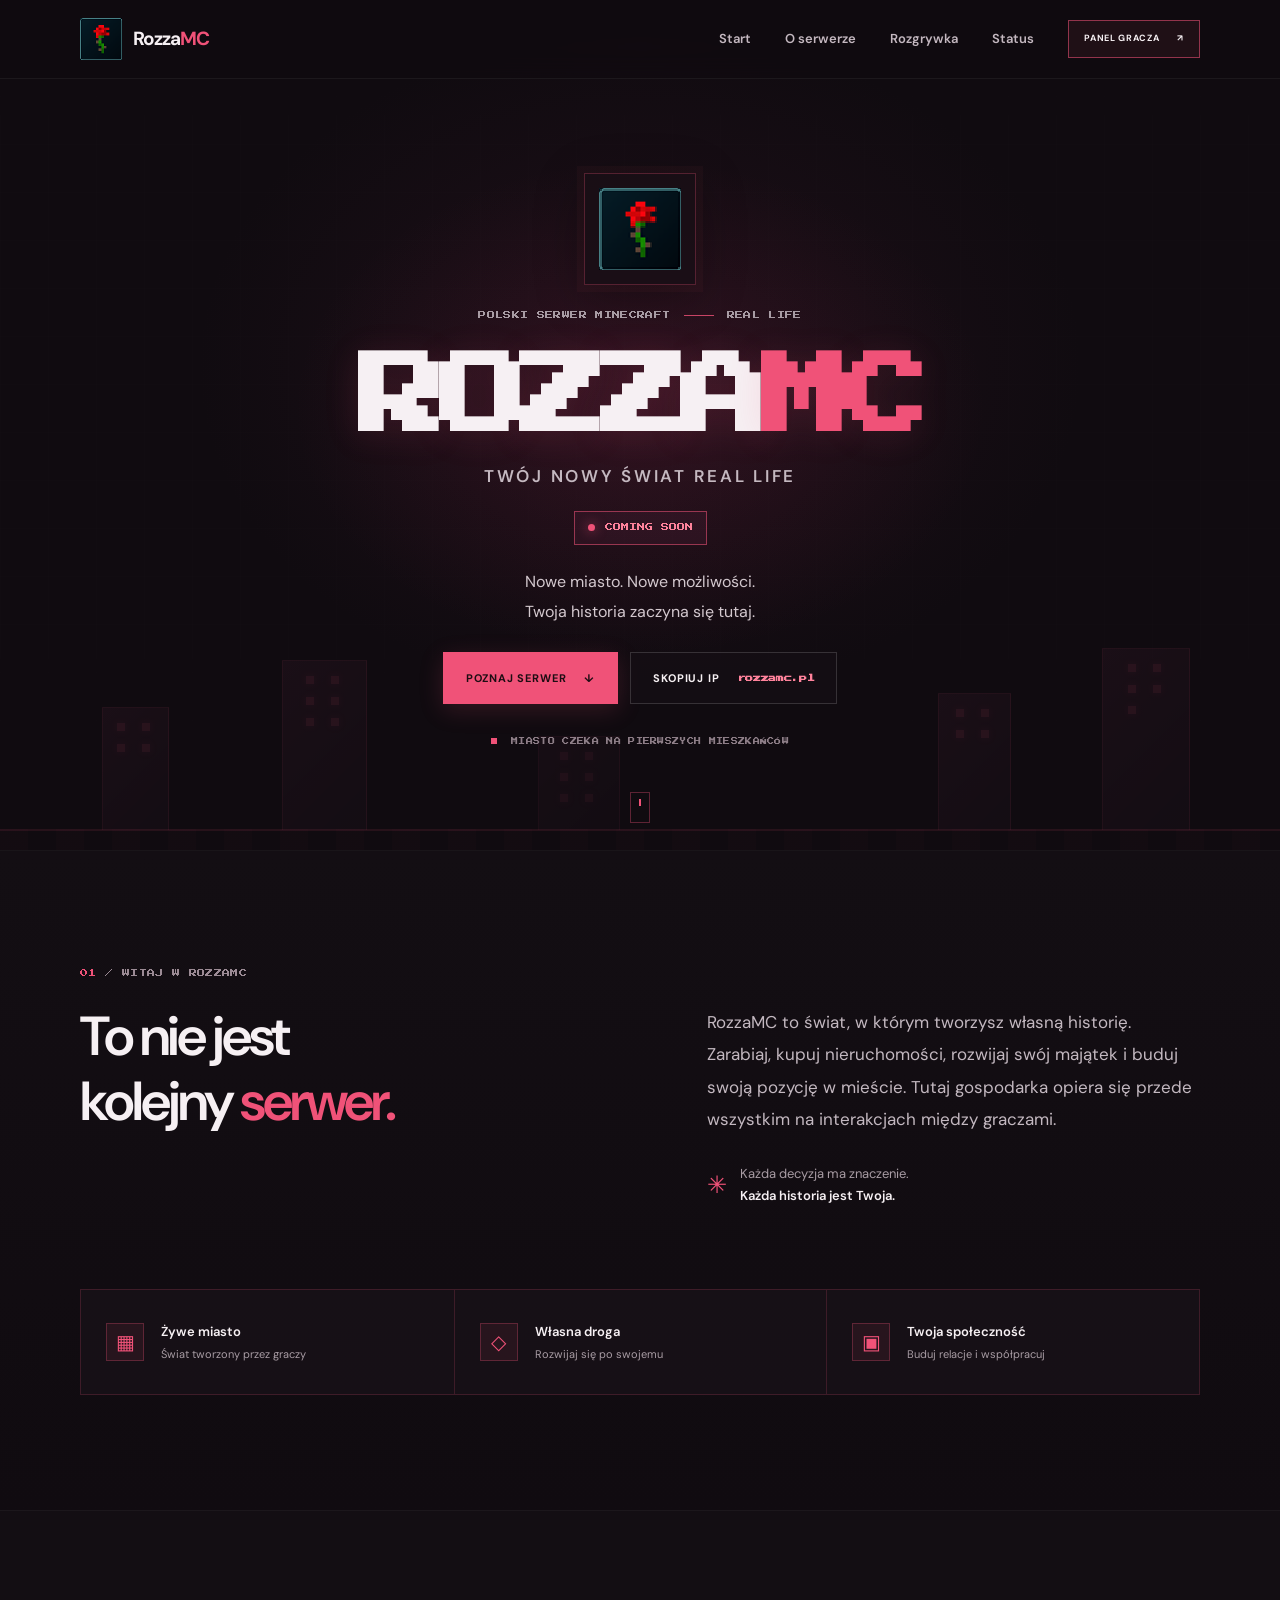
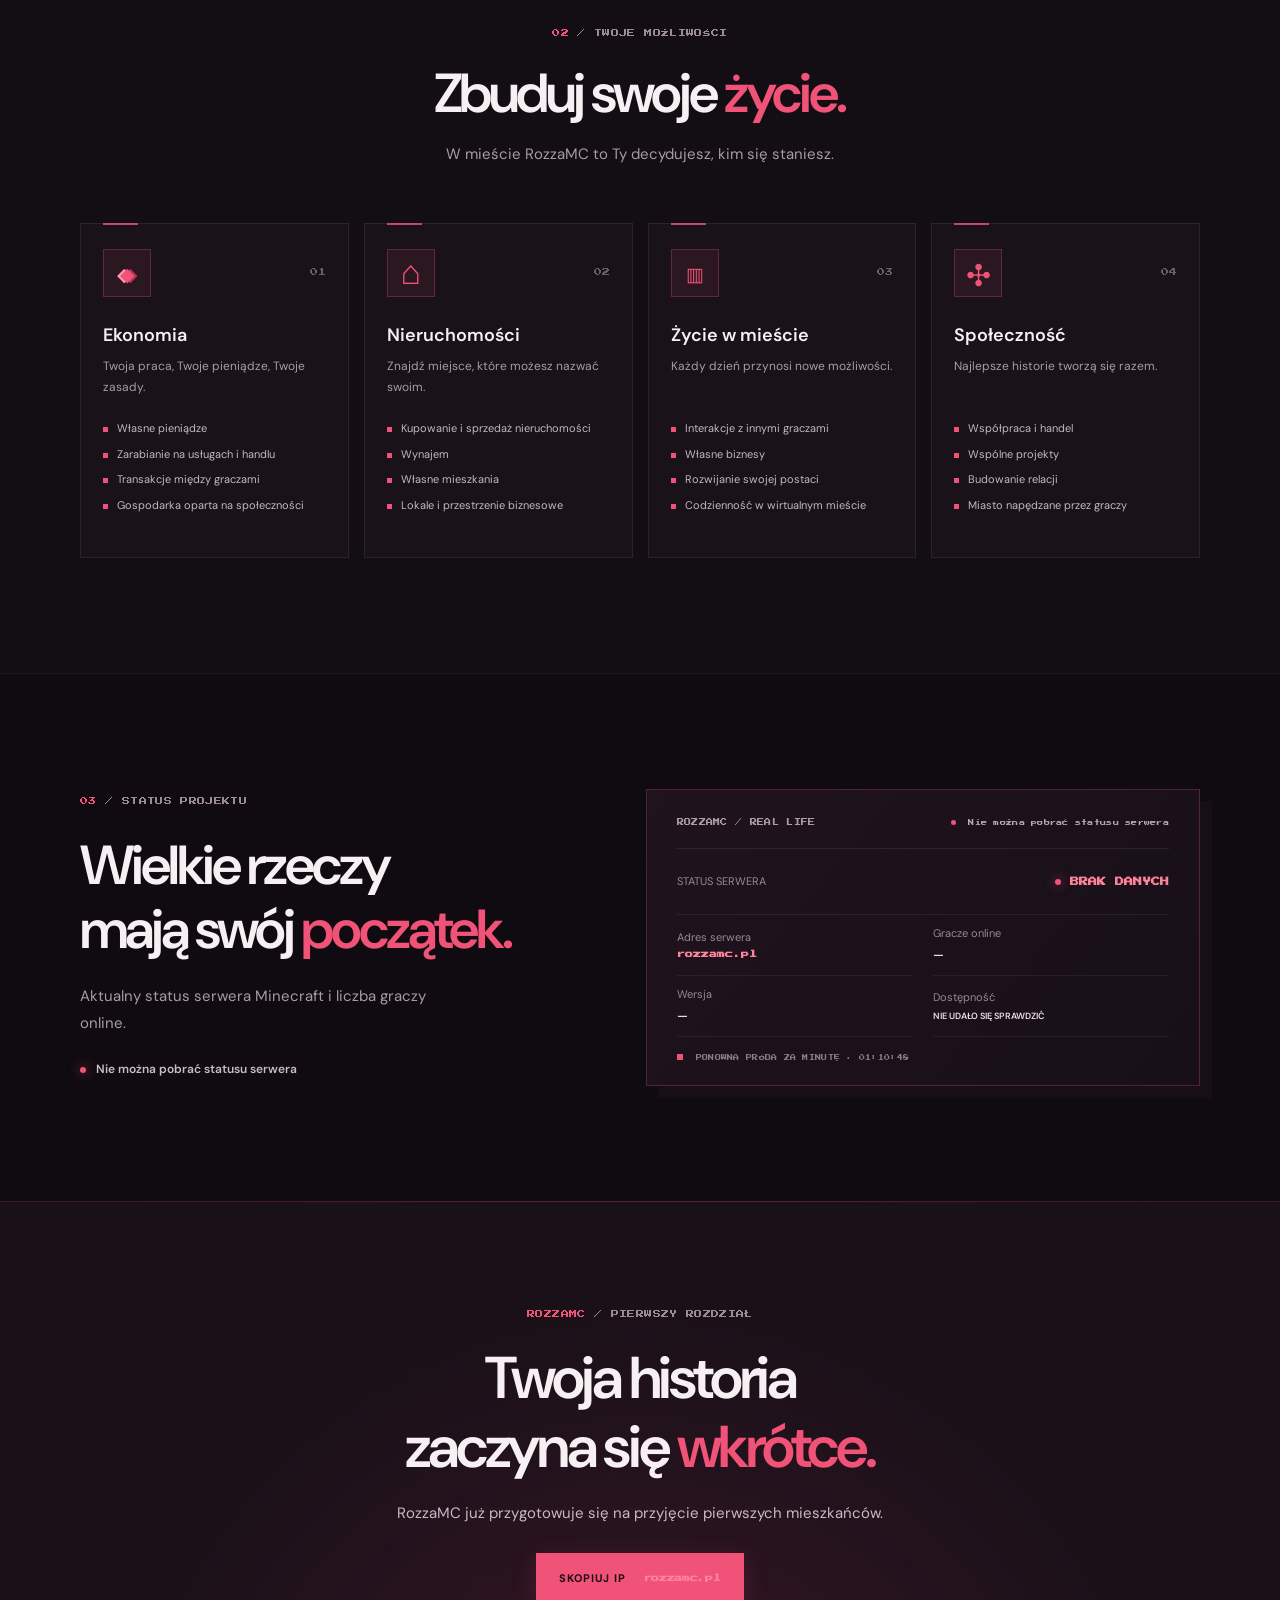
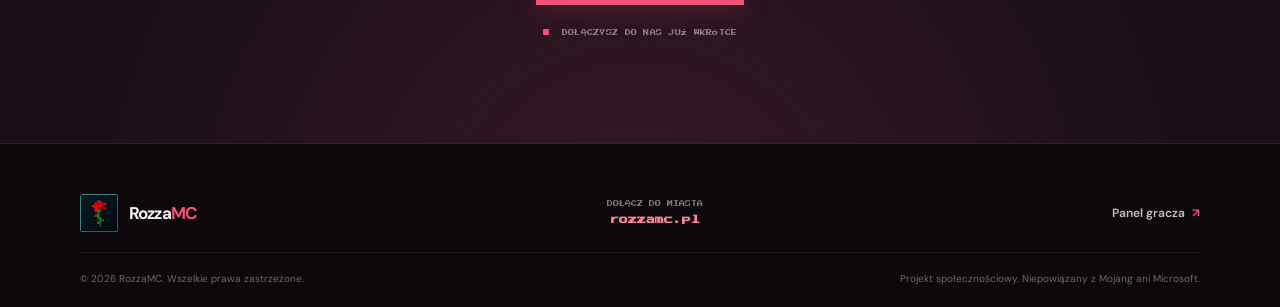
<file: index.html>
<!doctype html>
<html lang="pl">
<head>
  <meta charset="utf-8">
  <meta name="viewport" content="width=device-width, initial-scale=1">
  <meta name="theme-color" content="#100b10">
  <meta name="description" content="RozzaMC — polski serwer Minecraft RealLife. Nowe miasto, nowe możliwości. Dołącz do świata, w którym Twoja historia zaczyna się wkrótce.">
  <meta property="og:type" content="website">
  <meta property="og:title" content="RozzaMC — Twój nowy świat RealLife">
  <meta property="og:description" content="Nowe miasto. Nowe możliwości. Twoja historia zaczyna się tutaj. Już wkrótce na rozzamc.pl.">
  <meta property="og:image" content="https://rozzamc.pl/assets/logo.png">
  <meta property="og:url" content="https://rozzamc.pl/">
  <title>RozzaMC — Twój nowy świat RealLife</title>
  <link rel="icon" type="image/png" href="assets/favicon.png">
  <link rel="preconnect" href="https://fonts.googleapis.com">
  <link rel="preconnect" href="https://fonts.gstatic.com" crossorigin>
  <link href="https://fonts.googleapis.com/css2?family=DM+Sans:wght@400;500;600;700&family=Press+Start+2P&display=swap" rel="stylesheet">
  <link rel="stylesheet" href="css/style.css">
  <script src="js/main.js" defer></script>
</head>
<body>
  <a class="skip-link" href="#main">Przejdź do treści</a>
  <header class="site-header">
    <div class="container nav-wrap">
      <a class="brand" href="#start" aria-label="RozzaMC — strona główna">
        <img src="assets/logo.png" alt="" width="42" height="42">
        <span>Rozza<span class="brand-accent">MC</span></span>
      </a>
      <button class="menu-toggle" type="button" aria-expanded="false" aria-controls="site-nav" aria-label="Otwórz menu">
        <span></span><span></span><span></span>
      </button>
      <nav class="site-nav" id="site-nav" aria-label="Nawigacja główna">
        <a href="#start">Start</a>
        <a href="#about">O serwerze</a>
        <a href="#gameplay">Rozgrywka</a>
        <a href="#status">Status</a>
        <a class="button button-small button-outline nav-panel" href="https://panel.rozzamc.pl">Panel gracza <span aria-hidden="true">↗</span></a>
      </nav>
    </div>
  </header>

  <main id="main">
    <section class="hero section-shell" id="start" aria-labelledby="hero-title">
      <div class="hero-grid" aria-hidden="true"></div>
      <div class="hero-glow" aria-hidden="true"></div>
      <div class="cityscape" aria-hidden="true">
        <div class="city-building building-one"><i></i><i></i><i></i><i></i></div>
        <div class="city-building building-two"><i></i><i></i><i></i><i></i><i></i><i></i></div>
        <div class="city-building building-three"><i></i><i></i><i></i><i></i></div>
        <div class="city-building building-four"><i></i><i></i><i></i><i></i><i></i></div>
        <div class="city-building building-five"><i></i><i></i><i></i><i></i><i></i><i></i></div>
        <div class="city-ground"></div>
      </div>
      <div class="container hero-content">
        <div class="hero-emblem reveal"><img src="assets/logo.png" width="82" height="82" alt="Logo RozzaMC"></div>
        <p class="eyebrow reveal">POLSKI SERWER MINECRAFT <span class="eyebrow-line"></span> REAL LIFE</p>
        <h1 class="hero-title reveal" id="hero-title">ROZZA<span>MC</span></h1>
        <p class="hero-subtitle reveal">Twój nowy świat Real Life</p>
        <div class="pixel-badge reveal"><span class="status-dot"></span> Coming soon</div>
        <p class="hero-copy reveal">Nowe miasto. Nowe możliwości.<br>Twoja historia zaczyna się tutaj.</p>
        <div class="hero-actions reveal">
          <a class="button button-primary" href="#gameplay">Poznaj serwer <span aria-hidden="true">↓</span></a>
          <button class="button button-dark copy-ip" type="button" data-copy-ip="rozzamc.pl">
            <span class="copy-label">Skopiuj IP</span><span class="copy-value">rozzamc.pl</span>
          </button>
        </div>
        <p class="hero-footnote reveal"><span class="tiny-square"></span> MIASTO CZEKA NA PIERWSZYCH MIESZKAŃCÓW</p>
      </div>
      <a class="scroll-cue" href="#about" aria-label="Przewiń do informacji o serwerze"><span></span></a>
    </section>

    <section class="intro section-pad" id="about" aria-labelledby="about-title">
      <div class="container intro-layout">
        <div class="section-heading reveal">
          <p class="section-kicker"><span>01</span> / WITAJ W ROZZAMC</p>
          <h2 id="about-title">To nie jest<br>kolejny <em>serwer.</em></h2>
        </div>
        <div class="intro-copy reveal">
          <p>RozzaMC to świat, w którym tworzysz własną historię. Zarabiaj, kupuj nieruchomości, rozwijaj swój majątek i buduj swoją pozycję w mieście. Tutaj gospodarka opiera się przede wszystkim na interakcjach między graczami.</p>
          <div class="intro-note"><span class="note-mark">✳</span><span>Każda decyzja ma znaczenie.<br><strong>Każda historia jest Twoja.</strong></span></div>
        </div>
      </div>
      <div class="container feature-strip">
        <div class="strip-item reveal"><span class="strip-icon icon-city" aria-hidden="true">▦</span><div><strong>Żywe miasto</strong><small>Świat tworzony przez graczy</small></div></div>
        <div class="strip-item reveal"><span class="strip-icon icon-coins" aria-hidden="true">◇</span><div><strong>Własna droga</strong><small>Rozwijaj się po swojemu</small></div></div>
        <div class="strip-item reveal"><span class="strip-icon icon-people" aria-hidden="true">▣</span><div><strong>Twoja społeczność</strong><small>Buduj relacje i współpracuj</small></div></div>
      </div>
    </section>

    <section class="gameplay section-pad" id="gameplay" aria-labelledby="gameplay-title">
      <div class="container">
        <div class="section-heading section-heading-center reveal">
          <p class="section-kicker"><span>02</span> / TWOJE MOŻLIWOŚCI</p>
          <h2 id="gameplay-title">Zbuduj swoje <em>życie.</em></h2>
          <p class="section-description">W mieście RozzaMC to Ty decydujesz, kim się staniesz.</p>
        </div>
        <div class="game-grid">
          <article class="game-card reveal">
            <div class="card-top"><span class="card-icon" aria-hidden="true"><span class="pixel-coin">◆</span></span><span class="card-index">01</span></div>
            <h3>Ekonomia</h3>
            <p>Twoja praca, Twoje pieniądze, Twoje zasady.</p>
            <ul><li>Własne pieniądze</li><li>Zarabianie na usługach i handlu</li><li>Transakcje między graczami</li><li>Gospodarka oparta na społeczności</li></ul>
          </article>
          <article class="game-card reveal">
            <div class="card-top"><span class="card-icon" aria-hidden="true"><span class="pixel-house">⌂</span></span><span class="card-index">02</span></div>
            <h3>Nieruchomości</h3>
            <p>Znajdź miejsce, które możesz nazwać swoim.</p>
            <ul><li>Kupowanie i sprzedaż nieruchomości</li><li>Wynajem</li><li>Własne mieszkania</li><li>Lokale i przestrzenie biznesowe</li></ul>
          </article>
          <article class="game-card reveal">
            <div class="card-top"><span class="card-icon" aria-hidden="true"><span class="pixel-city">▥</span></span><span class="card-index">03</span></div>
            <h3>Życie w mieście</h3>
            <p>Każdy dzień przynosi nowe możliwości.</p>
            <ul><li>Interakcje z innymi graczami</li><li>Własne biznesy</li><li>Rozwijanie swojej postaci</li><li>Codzienność w wirtualnym mieście</li></ul>
          </article>
          <article class="game-card reveal">
            <div class="card-top"><span class="card-icon" aria-hidden="true"><span class="pixel-community">✣</span></span><span class="card-index">04</span></div>
            <h3>Społeczność</h3>
            <p>Najlepsze historie tworzą się razem.</p>
            <ul><li>Współpraca i handel</li><li>Wspólne projekty</li><li>Budowanie relacji</li><li>Miasto napędzane przez graczy</li></ul>
          </article>
        </div>
      </div>
    </section>

    <section class="status-section section-pad" id="status" aria-labelledby="status-title">
      <div class="container status-layout">
        <div class="status-intro reveal">
          <p class="section-kicker"><span>03</span> / STATUS PROJEKTU</p>
          <h2 id="status-title">Wielkie rzeczy<br>mają swój <em>początek.</em></h2>
          <p>Aktualny status serwera Minecraft i liczba graczy online.</p>
          <div class="status-live"><span class="status-dot"></span> <span data-status-field="headline">Sprawdzam status serwera…</span></div>
        </div>
        <div class="status-panel reveal" aria-label="Informacje o serwerze">
          <div class="status-panel-head"><span class="panel-label">ROZZAMC / REAL LIFE</span><span class="panel-pulse"><i></i> <span data-status-field="headline">SPRAWDZANIE</span></span></div>
          <div class="server-status"><span>STATUS SERWERA</span><strong><i class="status-dot"></i> <span data-status-field="state">SPRAWDZANIE</span></strong></div>
          <div class="status-details">
            <div><span>Adres serwera</span><strong class="status-ip" data-status-field="address">rozzamc.pl</strong></div>
            <div><span>Gracze online</span><strong data-status-field="players">—</strong></div>
            <div><span>Wersja</span><strong data-status-field="version">—</strong></div>
            <div><span>Dostępność</span><strong class="availability" data-status-field="availability">ŁĄCZENIE…</strong></div>
          </div>
          <div class="status-panel-foot"><span class="tiny-square"></span> <span data-status-field="updated">AKTUALIZACJA CO MINUTĘ</span></div>
        </div>
      </div>
    </section>

    <section class="cta-section">
      <div class="cta-pattern" aria-hidden="true"></div>
      <div class="container cta-content reveal">
        <p class="section-kicker"><span>ROZZAMC</span> / PIERWSZY ROZDZIAŁ</p>
        <h2>Twoja historia<br>zaczyna się <em>wkrótce.</em></h2>
        <p>RozzaMC już przygotowuje się na przyjęcie pierwszych mieszkańców.</p>
        <button class="button button-primary copy-ip" type="button" data-copy-ip="rozzamc.pl">
          <span class="copy-label">Skopiuj IP</span><span class="copy-value">rozzamc.pl</span>
        </button>
        <div class="cta-ip"><span class="tiny-square"></span> DOŁĄCZYSZ DO NAS JUŻ WKRÓTCE</div>
      </div>
    </section>
  </main>

  <footer class="site-footer">
    <div class="container footer-main">
      <a class="brand footer-brand" href="#start" aria-label="RozzaMC — początek strony">
        <img src="assets/logo.png" alt="" width="38" height="38">
        <span>Rozza<span class="brand-accent">MC</span></span>
      </a>
      <div class="footer-server"><span>DOŁĄCZ DO MIASTA</span><strong>rozzamc.pl</strong></div>
      <a class="footer-panel" href="https://panel.rozzamc.pl">Panel gracza <span aria-hidden="true">↗</span></a>
    </div>
    <div class="container footer-bottom">
      <p>© 2026 RozzaMC. Wszelkie prawa zastrzeżone.</p>
      <p>Projekt społecznościowy. Niepowiązany z Mojang ani Microsoft.</p>
    </div>
  </footer>

  <div class="toast" role="status" aria-live="polite" aria-atomic="true"></div>
</body>
</html>
</file>
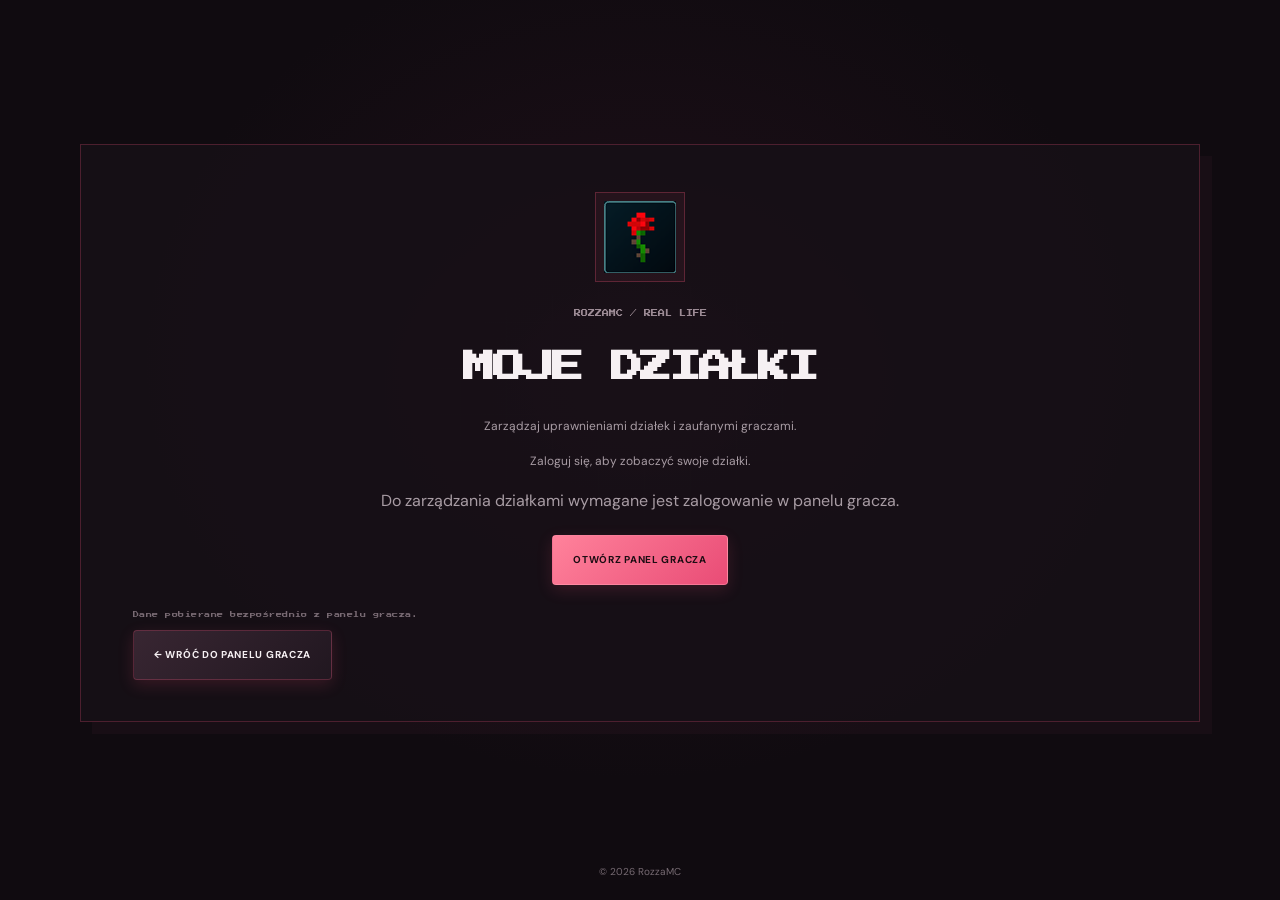
<file: dzialki/index.html>
<!doctype html>
<html lang="pl">
<head>
  <meta charset="utf-8">
  <meta name="viewport" content="width=device-width, initial-scale=1">
  <meta name="theme-color" content="#100b10">
  <title>Moje działki — RozzaMC</title>
  <link rel="icon" type="image/png" href="../assets/favicon.png">
  <link rel="preconnect" href="https://fonts.googleapis.com">
  <link rel="preconnect" href="https://fonts.gstatic.com" crossorigin>
  <link href="https://fonts.googleapis.com/css2?family=DM+Sans:wght@400;500;600;700&family=Press+Start+2P&display=swap" rel="stylesheet">
  <link rel="stylesheet" href="../css/panel.css">
  <script src="dzialki.js" defer></script>
</head>
<body>
  <main class="panel-page">
    <div class="panel-grid" aria-hidden="true"></div><div class="panel-glow" aria-hidden="true"></div>
    <section class="panel-card plots-page" aria-labelledby="plots-title">
      <a class="panel-brand" href="https://rozzamc.pl" aria-label="RozzaMC — strona główna"><img src="../assets/logo.png" alt="Logo RozzaMC" width="72" height="72"></a>
      <p class="panel-kicker">ROZZAMC / REAL LIFE</p>
      <h1 id="plots-title">Moje działki</h1>
      <p class="section-copy">Zarządzaj uprawnieniami działek i zaufanymi graczami.</p>
      <p id="plots-message" class="section-state" role="status" aria-live="polite">Ładowanie działek…</p>
      <div id="plots-auth" class="plot-auth" hidden>
        <p>Do zarządzania działkami wymagane jest zalogowanie w panelu gracza.</p>
        <a class="back-button" href="../panel/">Otwórz panel gracza</a>
      </div>
      <section aria-labelledby="owned-plots-heading">
        <h2 id="owned-plots-heading">Twoje działki</h2>
        <ul id="plots-list" class="data-list plots-list" aria-live="polite"></ul>
        <p id="plots-empty" class="empty-row" hidden>Nie masz jeszcze żadnych działek.</p>
      </section>
      <section class="plot-requests-section" aria-labelledby="plot-pending-heading">
        <h2 id="plot-pending-heading">Działki oczekujące</h2>
        <ul id="plot-pending" class="data-list plots-list" aria-live="polite"></ul>
        <p id="pending-empty" class="empty-row" hidden>Nie masz działek oczekujących na zatwierdzenie.</p>
      </section>
      <section class="plot-requests-section" aria-labelledby="plot-requests-heading">
        <h2 id="plot-requests-heading">Historia wniosków</h2>
        <ul id="plot-requests" class="data-list plots-list" aria-live="polite"></ul>
        <p id="requests-empty" class="empty-row" hidden>Nie masz historii wniosków o działkę.</p>
      </section>
      <p class="panel-domain">Dane pobierane bezpośrednio z panelu gracza.</p>
      <a class="back-button secondary" href="../panel/">← Wróć do panelu gracza</a>
    </section>
    <footer class="panel-footer">© 2026 RozzaMC</footer>
  </main>
</body>
</html>
</file>
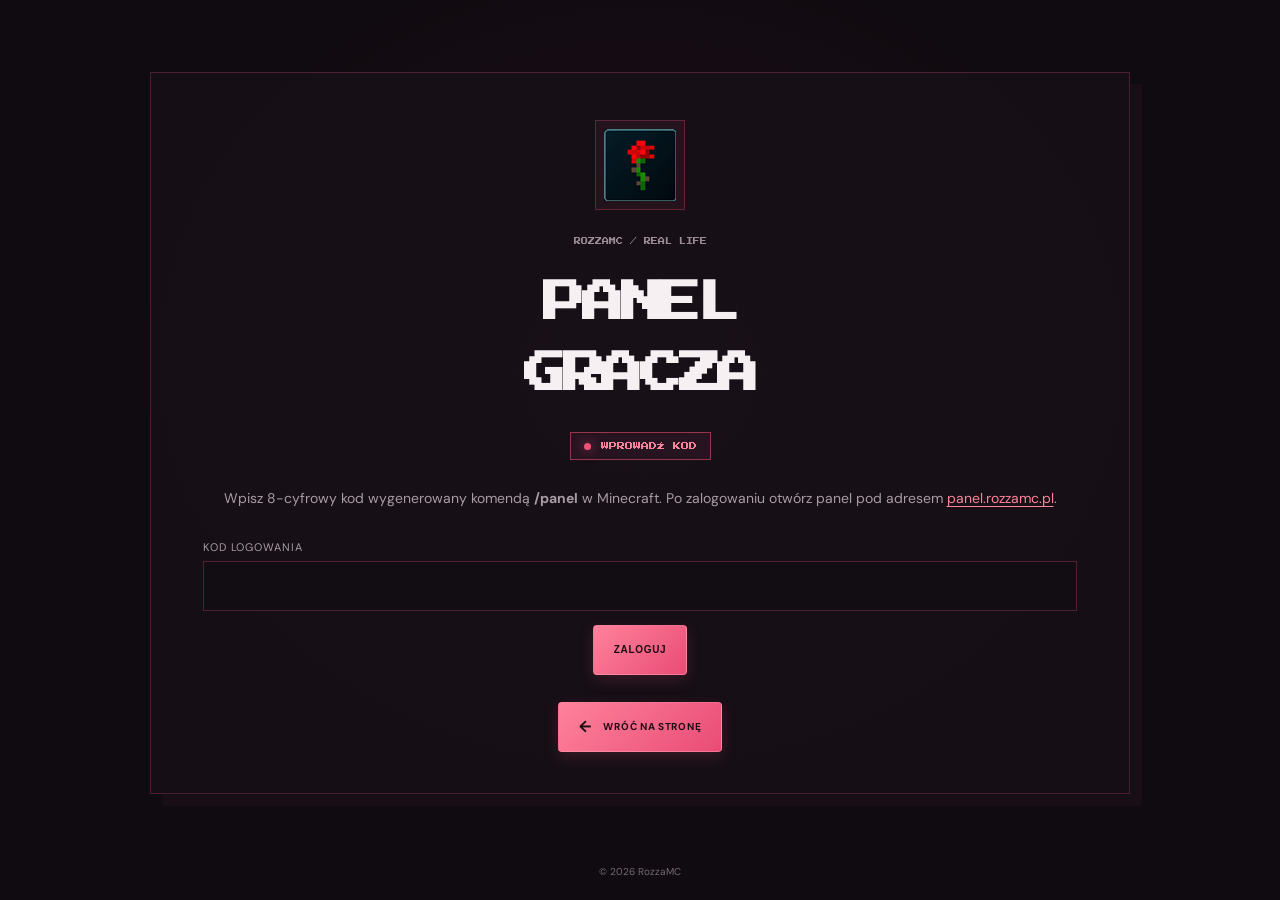
<file: panel/index.html>
<!doctype html>
<html lang="pl">
<head>
  <meta charset="utf-8"><meta name="viewport" content="width=device-width, initial-scale=1">
  <meta name="theme-color" content="#100b10"><title>Panel gracza — RozzaMC</title>
  <link rel="icon" type="image/png" href="../assets/favicon.png">
  <link rel="preconnect" href="https://fonts.googleapis.com"><link rel="preconnect" href="https://fonts.gstatic.com" crossorigin>
  <link href="https://fonts.googleapis.com/css2?family=DM+Sans:wght@400;500;600;700&family=Press+Start+2P&display=swap" rel="stylesheet">
  <link rel="stylesheet" href="../css/panel.css"><script src="panel.js" defer></script><script src="../dzialki/dzialki.js" defer></script>
</head>
<body>
  <main class="panel-page"><div class="panel-grid" aria-hidden="true"></div><div class="panel-glow" aria-hidden="true"></div>
    <section class="panel-card" aria-labelledby="panel-title">
      <a class="panel-brand" href="https://rozzamc.pl" aria-label="RozzaMC — strona główna"><img src="../assets/logo.png" alt="Logo RozzaMC" width="72" height="72"></a>
      <p class="panel-kicker">ROZZAMC / REAL LIFE</p><h1 id="panel-title">Panel<br>gracza</h1>
      <div id="login-view">
        <div class="pixel-badge"><span class="status-dot"></span> Wprowadź kod</div>
        <p class="panel-copy">Wpisz 8-cyfrowy kod wygenerowany komendą <strong>/panel</strong> w Minecraft. Po zalogowaniu otwórz panel pod adresem <a class="inline-link" href="https://panel.rozzamc.pl">panel.rozzamc.pl</a>.</p>
        <form id="login-form"><label for="code">Kod logowania</label><input id="code" name="code" inputmode="numeric" pattern="[0-9]{8}" maxlength="8" required autocomplete="one-time-code"><button class="back-button" type="submit">Zaloguj</button></form>
      </div>
      <div id="app-view" hidden>
        <nav class="panel-tabs" aria-label="Sekcje panelu">
          <button class="tab-button active" type="button" data-tab="account" aria-selected="true">Konto</button>
          <button class="tab-button" type="button" data-tab="loans" aria-selected="false">Pożyczki</button>
          <button class="tab-button" type="button" data-tab="companies" aria-selected="false">Firmy</button>
          <button class="tab-button" type="button" data-tab="shop" aria-selected="false">Sklep</button>
          <button class="tab-button" type="button" data-tab="plots" aria-selected="false">Działki</button>
        </nav>
        <section class="tab-panel active" id="account-panel" data-panel="account">
          <p class="panel-copy">Saldo konta osobistego</p><strong id="balance">— zł</strong>
          <form id="transfer-form"><label for="nickname">Nick odbiorcy</label><input id="nickname" minlength="3" maxlength="16" pattern="[A-Za-z0-9_]{3,16}" required><label for="amount">Kwota</label><input id="amount" type="number" min="0.01" step="0.01" inputmode="decimal" required><button class="back-button" type="submit">Przelew</button></form>
          <section class="account-history" aria-labelledby="history-title">
            <h2 id="history-title">Ostatnie transakcje</h2>
            <p id="history-empty">Brak transakcji.</p>
            <ul id="transactions" aria-live="polite"></ul>
          </section>
        </section>
        <section class="tab-panel" id="loans-panel" data-panel="loans" hidden>
          <h2>Pożyczki</h2>
          <p class="section-copy" id="loan-summary">Ładowanie danych pożyczek…</p>
          <form id="loan-form">
            <label for="loan-amount">Kwota pożyczki</label><input id="loan-amount" type="number" min="0.01" step="0.01" inputmode="decimal" required>
            <label for="loan-installments">Liczba rat</label><input id="loan-installments" type="number" min="1" step="1" value="1" required>
            <p class="hint">Do kwoty pożyczki doliczane jest 10% odsetek. Odsetki są opłatą i nie trafiają na żadne konto.</p>
            <button class="back-button" type="submit">Weź pożyczkę</button>
          </form>
          <p class="section-state" id="loans-state" role="status">Ładowanie…</p>
          <ul class="data-list" id="loans-list" aria-live="polite"></ul>
        </section>
        <section class="tab-panel" id="companies-panel" data-panel="companies" hidden>
          <h2>Firmy</h2>
          <p class="section-copy">Założenie firmy kosztuje 5 000 zł. Wynagrodzenia pracowników są wypłacane z salda firmy.</p>
          <form id="company-form">
            <label for="company-name">Nazwa firmy</label><input id="company-name" maxlength="32" required>
            <label for="company-category">Branża</label>
            <select id="company-category" required>
              <option value="Handel">Handel</option><option value="Gastronomia">Gastronomia</option><option value="Usługi">Usługi</option><option value="Transport">Transport</option><option value="Rozrywka">Rozrywka</option><option value="Budownictwo">Budownictwo</option><option value="Inne">Inne</option>
            </select>
            <div id="custom-category-wrap" hidden><label for="custom-category">Własna branża</label><input id="custom-category" maxlength="32"></div>
            <button class="back-button" type="submit">Załóż firmę · 5 000 zł</button>
          </form>
          <div class="company-columns">
            <section><h3>Moje firmy</h3><p class="section-state" id="companies-state" role="status">Ładowanie…</p><ul class="data-list" id="owned-companies" aria-live="polite"></ul></section>
            <section><h3>Zatrudnienie</h3><ul class="data-list" id="employment-list" aria-live="polite"></ul></section>
          </div>
          <section class="company-invitations"><h3>Zaproszenia</h3><p class="section-state" id="invitations-state"></p><ul class="data-list" id="invitations-list" aria-live="polite"></ul></section>
          <section><h3>Firmy na rynku</h3><ul class="data-list" id="companies-list" aria-live="polite"></ul></section>
        </section>
        <section class="tab-panel" id="shop-panel" data-panel="shop" hidden>
          <h2>Sklep</h2>
          <p class="section-copy" id="shop-summary">Ceny zawierają VAT — podana cena to kwota końcowa. Zakupy są wyłącznie w jedną stronę; sprzedawanie przedmiotów nie jest dostępne.</p>
          <p class="section-state" id="shop-state" role="status">Ładowanie sklepu…</p>
          <ul class="data-list" id="shop-list" aria-live="polite"></ul>
          <p class="section-state" id="shop-message" role="status" aria-live="polite"></p>
        </section>
        <section class="tab-panel panel-plots-tab" id="plots-panel" data-panel="plots" hidden>
          <h2>Działki</h2>
          <p class="section-copy">Zarządzaj swoimi działkami, uprawnieniami i zaufanymi graczami.</p>
          <p id="plots-message" class="section-state" role="status" aria-live="polite">Ładowanie działek…</p>
          <div id="plots-auth" class="plot-auth" hidden>
            <p>Zaloguj się do panelu gracza, aby zobaczyć i zarządzać swoimi działkami.</p>
          </div>
          <section aria-labelledby="owned-plots-heading">
            <h2 id="owned-plots-heading">Moje działki</h2>
            <ul id="plots-list" class="data-list plots-list" aria-live="polite"></ul>
            <p id="plots-empty" class="empty-row" hidden>Nie masz jeszcze żadnych działek.</p>
          </section>
          <section class="plot-requests-section" aria-labelledby="plot-pending-heading">
            <h2 id="plot-pending-heading">Działki oczekujące</h2>
            <ul id="plot-pending" class="data-list plots-list" aria-live="polite"></ul>
            <p id="pending-empty" class="empty-row" hidden>Nie masz działek oczekujących na zatwierdzenie.</p>
          </section>
          <section class="plot-requests-section" aria-labelledby="plot-requests-heading">
            <h2 id="plot-requests-heading">Historia wniosków</h2>
            <ul id="plot-requests" class="data-list plots-list" aria-live="polite"></ul>
            <p id="requests-empty" class="empty-row" hidden>Nie masz historii wniosków o działkę.</p>
          </section>
        </section>
        <p id="last-updated" class="panel-domain" role="status" aria-live="polite">Dane odświeżane co minutę.</p>
        <button id="logout" class="back-button secondary" type="button">Wyloguj</button>
      </div>
      <p id="message" role="status" class="panel-domain"></p>
      <a class="back-button" href="https://rozzamc.pl"><span aria-hidden="true">←</span> Wróć na stronę</a>
    </section><footer class="panel-footer">© 2026 RozzaMC</footer>
  </main>
</body></html>
</file>
<file: css/style.css>
:root {
  color-scheme: dark;
  --bg: #100b10;
  --bg-raised: #171017;
  --surface: #1c131c;
  --surface-2: #231720;
  --pink: #f05278;
  --pink-light: #ff829b;
  --burgundy: #54243a;
  --text: #f6f0f3;
  --muted: #a89ca4;
  --line: rgba(240, 82, 120, .18);
  --pixel: "Press Start 2P", "Courier New", monospace;
  --body: "DM Sans", "Trebuchet MS", sans-serif;
}

* { box-sizing: border-box; }
html { scroll-behavior: smooth; scroll-padding-top: 86px; }
body { margin: 0; background: var(--bg); color: var(--text); font-family: var(--body); font-size: 15px; line-height: 1.7; -webkit-font-smoothing: antialiased; }
button, a { font: inherit; }
a { color: inherit; text-decoration: none; }
button { color: inherit; }
::selection { background: var(--pink); color: #160b10; }
.container { width: min(1120px, calc(100% - 48px)); margin-inline: auto; }
.skip-link { position: fixed; z-index: 20; top: 10px; left: 10px; padding: 10px 14px; transform: translateY(-160%); background: var(--pink); color: var(--bg); }
.skip-link:focus { transform: translateY(0); }

.site-header { position: absolute; z-index: 10; inset: 0 0 auto; border-bottom: 1px solid rgba(255,255,255,.055); background: rgba(16, 11, 16, .64); backdrop-filter: blur(14px); }
.nav-wrap { height: 78px; display: flex; align-items: center; justify-content: space-between; }
.brand { display: inline-flex; align-items: center; gap: 11px; font-size: 19px; font-weight: 700; letter-spacing: -.05em; }
.brand img { width: 42px; height: 42px; object-fit: contain; image-rendering: pixelated; }
.brand-accent { color: var(--pink); }
.site-nav { display: flex; align-items: center; gap: 34px; }
.site-nav > a:not(.button) { color: #c4b8c0; font-size: 13px; font-weight: 600; transition: color .2s ease; }
.site-nav > a:not(.button):hover, .footer-panel:hover { color: var(--pink-light); }
.button { min-height: 52px; display: inline-flex; align-items: center; justify-content: center; gap: 18px; border: 1px solid transparent; padding: 0 22px; cursor: pointer; font-size: 11px; font-weight: 700; text-transform: uppercase; letter-spacing: .075em; transition: transform .2s ease, box-shadow .2s ease, background .2s ease, border-color .2s ease; }
.button:hover { transform: translateY(-3px); }
.button:focus-visible, a:focus-visible, .menu-toggle:focus-visible { outline: 2px solid var(--pink-light); outline-offset: 4px; }
.button-small { min-height: 38px; padding-inline: 15px; font-size: 9px; }
.button-outline { border-color: rgba(240,82,120,.55); background: rgba(240,82,120,.07); color: var(--text); }
.button-outline:hover { background: rgba(240,82,120,.17); box-shadow: 0 0 24px rgba(240,82,120,.12); }
.button-primary { background: var(--pink); color: #1d0d13; box-shadow: 0 6px 24px rgba(240,82,120,.17); }
.button-primary:hover { background: var(--pink-light); box-shadow: 0 9px 30px rgba(240,82,120,.3); }
.button-dark { border-color: rgba(255,255,255,.15); background: rgba(20,14,20,.75); color: var(--text); }
.button-dark:hover { border-color: rgba(240,82,120,.58); background: rgba(84,36,58,.38); }
.copy-ip { position: relative; }
.copy-value { color: var(--pink-light); font-family: var(--pixel); font-size: 8px; text-transform: none; letter-spacing: -.04em; }
.menu-toggle { display: none; }

.hero { position: relative; min-height: 740px; min-height: min(850px, 100svh); overflow: hidden; display: grid; place-items: center; isolation: isolate; background: radial-gradient(ellipse at 50% 43%, rgba(80, 29, 54, .23), transparent 49%), #100b10; }
.hero-grid, .panel-grid { position: absolute; z-index: -2; inset: 0; opacity: .14; background-image: linear-gradient(rgba(255,255,255,.04) 1px, transparent 1px), linear-gradient(90deg, rgba(255,255,255,.04) 1px, transparent 1px); background-size: 48px 48px; mask-image: linear-gradient(to bottom, transparent, black 18%, black 70%, transparent); }
.hero-grid::before, .hero-grid::after { position: absolute; inset: 0; content: ""; background-repeat: no-repeat; animation: pixel-drift 9s ease-in-out infinite alternate; }
.hero-grid::before { background-image: radial-gradient(circle, rgba(255,130,155,.75) 1.5px, transparent 2px), radial-gradient(circle, rgba(255,130,155,.55) 1.5px, transparent 2px), radial-gradient(circle, rgba(255,130,155,.7) 1.5px, transparent 2px), radial-gradient(circle, rgba(255,130,155,.45) 1.5px, transparent 2px); background-position: 17% 31%, 78% 25%, 84% 61%, 24% 72%; }
.hero-grid::after { background-image: radial-gradient(circle, rgba(240,82,120,.55) 1.5px, transparent 2px), radial-gradient(circle, rgba(240,82,120,.65) 1.5px, transparent 2px), radial-gradient(circle, rgba(240,82,120,.45) 1.5px, transparent 2px); background-position: 31% 17%, 71% 75%, 90% 39%; animation-delay: -4s; animation-duration: 12s; }
.hero-glow { position: absolute; z-index: -2; width: min(700px, 85vw); height: min(500px, 65vw); left: 50%; top: 48%; transform: translate(-50%, -50%); background: radial-gradient(ellipse, rgba(157, 41, 79, .16), transparent 70%); }
.hero-content { position: relative; z-index: 2; padding-top: 72px; text-align: center; }
.hero-emblem { width: 112px; height: 112px; display: grid; place-items: center; margin: 0 auto 23px; border: 1px solid rgba(240,82,120,.28); background: rgba(25,15,22,.86); box-shadow: 0 0 0 7px rgba(240,82,120,.035), 0 12px 50px rgba(0,0,0,.32); }
.hero-emblem img { width: 82px; height: 82px; image-rendering: pixelated; }
.eyebrow, .section-kicker, .hero-footnote, .panel-label, .panel-pulse, .status-panel-foot, .cta-ip { font-family: var(--pixel); font-size: 8px; line-height: 1.8; letter-spacing: .045em; }
.eyebrow { display: flex; align-items: center; justify-content: center; gap: 13px; margin: 0 0 17px; color: var(--muted); }
.eyebrow-line { width: 30px; height: 1px; background: var(--pink); opacity: .8; }
.hero-title { margin: 0; font-family: var(--pixel); font-size: clamp(42px, 8.5vw, 88px); letter-spacing: -.085em; line-height: 1.35; text-shadow: 0 5px 35px rgba(240,82,120,.14); }
.hero-title span { color: var(--pink); }
.hero-subtitle { margin: 4px 0 20px; color: #c4b8c0; font-size: clamp(13px, 2vw, 17px); font-weight: 600; letter-spacing: .16em; text-transform: uppercase; }
.pixel-badge { width: fit-content; display: flex; align-items: center; gap: 10px; margin: 0 auto; border: 1px solid rgba(240,82,120,.55); padding: 9px 13px; background: rgba(84,36,58,.24); color: var(--pink-light); font-family: var(--pixel); font-size: 8px; text-transform: uppercase; animation: badge-glow 2.8s ease-in-out infinite; }
.status-dot { flex: 0 0 auto; width: 7px; height: 7px; display: inline-block; border-radius: 50%; background: var(--pink); box-shadow: 0 0 12px rgba(240,82,120,.75); }
.hero-copy { margin: 22px 0 25px; color: #d3c8ce; font-size: 16px; line-height: 1.9; }
.hero-actions { display: flex; align-items: center; justify-content: center; gap: 12px; }
.hero-footnote { margin: 32px 0 0; color: #8d7e87; font-size: 7px; }
.tiny-square { width: 6px; height: 6px; display: inline-block; margin-right: 7px; background: var(--pink); vertical-align: 1px; }
.cityscape { position: absolute; z-index: -1; right: 0; bottom: 0; left: 0; height: 235px; opacity: .42; overflow: hidden; pointer-events: none; }
.city-ground { position: absolute; right: 0; bottom: 0; left: 0; height: 21px; border-top: 2px solid rgba(240,82,120,.25); background: repeating-linear-gradient(90deg, rgba(240,82,120,.045) 0 28px, transparent 28px 56px); }
.city-building { position: absolute; bottom: 20px; display: grid; grid-template-columns: repeat(2, 12px); gap: 13px; justify-content: center; align-content: start; padding: 15px 12px; border: 1px solid rgba(240,82,120,.16); border-bottom: 0; background: linear-gradient(135deg, rgba(71,32,52,.46), rgba(31,20,30,.6)); }
.city-building i { width: 8px; height: 8px; background: rgba(240,82,120,.19); box-shadow: 0 0 9px rgba(240,82,120,.12); }
.building-one { left: 8%; width: 67px; height: 123px; }
.building-two { left: 22%; width: 85px; height: 170px; }
.building-three { right: 21%; width: 73px; height: 137px; }
.building-four { right: 7%; width: 88px; height: 182px; }
.building-five { left: 42%; width: 82px; height: 94px; opacity: .7; }
.scroll-cue { position: absolute; bottom: 27px; left: 50%; width: 20px; height: 31px; border: 1px solid rgba(240,82,120,.35); transform: translateX(-50%); }
.scroll-cue span { position: absolute; top: 6px; left: 8px; width: 2px; height: 7px; background: var(--pink); animation: scroll-pulse 1.5s ease-in-out infinite; }

.section-pad { padding: 115px 0; }
.intro { position: relative; border-top: 1px solid rgba(255,255,255,.04); background: linear-gradient(180deg, #130e13, #100b10); }
.intro-layout { display: grid; grid-template-columns: 1fr 1fr; gap: 12%; align-items: start; }
.section-kicker { margin: 0 0 24px; color: #9c8b95; }
.section-kicker span { color: var(--pink); }
.section-heading h2, .status-intro h2, .cta-content h2 { margin: 0; font-size: clamp(34px, 5vw, 55px); line-height: 1.17; letter-spacing: -.055em; font-weight: 600; }
.section-heading h2 em, .status-intro h2 em, .cta-content h2 em { color: var(--pink); font-style: normal; }
.intro-copy { padding-top: 40px; }
.intro-copy > p { max-width: 520px; margin: 0; color: #c3b8c0; font-size: 17px; line-height: 1.9; }
.intro-note { display: flex; align-items: center; gap: 13px; margin-top: 28px; color: var(--muted); font-size: 13px; }
.intro-note strong { color: var(--text); font-weight: 600; }
.note-mark { color: var(--pink); font-size: 24px; }
.feature-strip { display: grid; grid-template-columns: repeat(3, 1fr); margin-top: 82px; border: 1px solid var(--line); background: rgba(27,18,26,.62); }
.strip-item { min-height: 104px; display: flex; align-items: center; gap: 17px; padding: 22px 25px; }
.strip-item + .strip-item { border-left: 1px solid var(--line); }
.strip-icon { width: 38px; height: 38px; display: grid; place-items: center; border: 1px solid rgba(240,82,120,.28); background: rgba(240,82,120,.08); color: var(--pink); font-size: 20px; }
.strip-item strong, .strip-item small { display: block; }
.strip-item strong { font-size: 13px; font-weight: 600; }
.strip-item small { margin-top: 2px; color: var(--muted); font-size: 11px; }

.gameplay { background: #130e13; border-block: 1px solid rgba(255,255,255,.04); }
.section-heading-center { text-align: center; }
.section-heading-center .section-kicker { margin-bottom: 20px; }
.section-description { margin: 17px 0 0; color: var(--muted); font-size: 15px; }
.game-grid { display: grid; grid-template-columns: repeat(4, 1fr); gap: 15px; margin-top: 55px; }
.game-card { position: relative; min-height: 335px; padding: 25px 22px 23px; border: 1px solid rgba(255,255,255,.08); background: #191219; transition: transform .25s ease, border-color .25s ease, background .25s ease, box-shadow .25s ease; }
.game-card::before { position: absolute; top: -1px; left: 22px; width: 35px; height: 2px; background: var(--pink); content: ""; opacity: .8; }
.game-card:hover { transform: translateY(-6px); border-color: rgba(240,82,120,.38); background: #1e151d; box-shadow: 0 15px 35px rgba(0,0,0,.17); }
.card-top { display: flex; align-items: center; justify-content: space-between; }
.card-icon { width: 48px; height: 48px; display: grid; place-items: center; border: 1px solid rgba(240,82,120,.28); background: rgba(240,82,120,.08); color: var(--pink); font-family: var(--pixel); font-size: 20px; }
.pixel-coin { font-size: 19px; text-shadow: 3px 0 #b63257, -3px 0 #ff9aab; }
.pixel-house { font-family: var(--body); font-size: 34px; line-height: 1; }
.pixel-city { font-size: 19px; }
.pixel-community { font-family: var(--body); font-size: 30px; }
.card-index { color: #6e5d66; font-family: var(--pixel); font-size: 8px; }
.game-card h3 { margin: 23px 0 6px; font-size: 18px; font-weight: 600; }
.game-card > p { min-height: 43px; margin: 0; color: var(--muted); font-size: 12px; line-height: 1.7; }
.game-card ul { display: grid; gap: 9px; margin: 21px 0 0; padding: 0; list-style: none; }
.game-card li { position: relative; padding-left: 14px; color: #c3b8c0; font-size: 11px; line-height: 1.5; }
.game-card li::before { position: absolute; top: 7px; left: 0; width: 5px; height: 5px; background: var(--pink); content: ""; }

.status-section { background: #100b10; }
.status-layout { display: grid; grid-template-columns: .9fr 1.1fr; gap: 10%; align-items: center; }
.status-intro > p:not(.section-kicker) { max-width: 380px; margin: 22px 0; color: var(--muted); line-height: 1.8; }
.status-live { display: flex; align-items: center; gap: 10px; color: #c9bec5; font-size: 12px; font-weight: 600; }
.status-live .status-dot { width: 6px; height: 6px; animation: badge-glow 2.8s ease-in-out infinite; }
.status-panel { padding: 27px 30px 21px; border: 1px solid rgba(240,82,120,.27); background: linear-gradient(130deg, rgba(31,20,30,.96), rgba(24,16,24,.98)); box-shadow: 12px 12px 0 rgba(84,36,58,.12); }
.status-panel-head { display: flex; align-items: center; justify-content: space-between; gap: 16px; padding-bottom: 19px; border-bottom: 1px solid rgba(255,255,255,.08); }
.panel-label { color: #ad9ba5; font-size: 7px; }
.panel-pulse { color: #b7aab1; font-size: 6px; }
.panel-pulse i { width: 5px; height: 5px; display: inline-block; margin-right: 6px; border-radius: 50%; background: var(--pink); vertical-align: 1px; }
.server-status { display: flex; justify-content: space-between; align-items: center; gap: 12px; padding: 23px 0; border-bottom: 1px solid rgba(255,255,255,.07); }
.server-status > span, .status-details div > span { color: #988992; font-size: 11px; }
.server-status strong { display: inline-flex; align-items: center; gap: 9px; color: var(--pink-light); font-family: var(--pixel); font-size: 9px; }
.server-status .status-dot { width: 6px; height: 6px; }
.status-details { display: grid; grid-template-columns: 1fr 1fr; gap: 0 20px; }
.status-details div { min-height: 61px; display: flex; flex-direction: column; justify-content: center; gap: 2px; border-bottom: 1px solid rgba(255,255,255,.055); }
.status-details strong { color: #e9e0e5; font-size: 12px; font-weight: 600; }
.status-details .status-ip { color: var(--pink-light); font-family: var(--pixel); font-size: 8px; }
.status-details .availability { font-size: 9px; }
.status-panel-foot { padding-top: 16px; color: #8a7b84; font-size: 6px; }

.cta-section { position: relative; overflow: hidden; padding: 105px 0; border-block: 1px solid rgba(240,82,120,.17); background: radial-gradient(ellipse at 50% 120%, rgba(116,37,67,.35), transparent 60%), #1a1018; text-align: center; }
.cta-pattern { position: absolute; inset: 0; opacity: .12; background-image: linear-gradient(rgba(240,82,120,.17) 1px, transparent 1px), linear-gradient(90deg, rgba(240,82,120,.17) 1px, transparent 1px); background-size: 34px 34px; mask-image: radial-gradient(ellipse at center, black, transparent 70%); }
.cta-content { position: relative; }
.cta-content .section-kicker { margin-bottom: 22px; }
.cta-content h2 { font-size: clamp(35px, 5.2vw, 59px); }
.cta-content > p:not(.section-kicker) { margin: 20px 0 26px; color: #c7bac2; font-size: 15px; }
.cta-content .button { margin: 0 auto; }
.cta-ip { margin-top: 23px; color: #8f8089; font-size: 6px; }

.site-footer { padding: 30px 0 20px; background: #0c080c; }
.footer-main { min-height: 78px; display: flex; align-items: center; justify-content: space-between; }
.footer-brand { font-size: 17px; }
.footer-brand img { width: 38px; height: 38px; }
.footer-server { display: grid; gap: 3px; text-align: center; }
.footer-server span { color: #82757d; font-family: var(--pixel); font-size: 6px; }
.footer-server strong { color: var(--pink-light); font-family: var(--pixel); font-size: 9px; }
.footer-panel { color: #c9bec5; font-size: 12px; font-weight: 600; transition: color .2s ease; }
.footer-panel span { margin-left: 4px; color: var(--pink); }
.footer-bottom { display: flex; justify-content: space-between; gap: 20px; padding-top: 17px; border-top: 1px solid rgba(255,255,255,.07); }
.footer-bottom p { margin: 0; color: #72666e; font-size: 10px; }
.toast { position: fixed; z-index: 30; right: 24px; bottom: 24px; padding: 12px 18px; border: 1px solid rgba(240,82,120,.6); background: #21141e; color: var(--pink-light); font-family: var(--pixel); font-size: 9px; box-shadow: 0 8px 30px rgba(0,0,0,.35); opacity: 0; transform: translateY(12px); pointer-events: none; transition: opacity .2s ease, transform .2s ease; }
.toast.is-visible { opacity: 1; transform: translateY(0); }

.reveal { opacity: 0; transform: translateY(18px); transition: opacity .65s ease, transform .65s ease; }
.reveal.is-visible { opacity: 1; transform: translateY(0); }
@keyframes badge-glow { 0%, 100% { box-shadow: 0 0 0 rgba(240,82,120,0); } 50% { box-shadow: 0 0 22px rgba(240,82,120,.09); } }
@keyframes scroll-pulse { 0% { opacity: 0; transform: translateY(0); } 35% { opacity: 1; } 100% { opacity: 0; transform: translateY(9px); } }
@keyframes pixel-drift { from { opacity: .4; transform: translateY(-4px); } to { opacity: .9; transform: translateY(5px); } }

@media (max-width: 900px) {
  .site-nav { gap: 19px; }
  .game-grid { grid-template-columns: repeat(2, 1fr); }
  .game-card { min-height: 315px; }
  .status-layout { gap: 6%; }
  .strip-item { padding-inline: 17px; }
}
@media (max-width: 680px) {
  .container { width: min(100% - 36px, 520px); }
  html { scroll-padding-top: 70px; }
  .nav-wrap { height: 68px; }
  .brand { font-size: 17px; }
  .brand img { width: 38px; height: 38px; }
  .menu-toggle { width: 42px; height: 42px; display: flex; flex-direction: column; align-items: center; justify-content: center; gap: 5px; border: 1px solid rgba(240,82,120,.28); background: rgba(240,82,120,.06); cursor: pointer; }
  .menu-toggle span { width: 16px; height: 1px; background: var(--pink-light); transition: transform .2s ease, opacity .2s ease; }
  .menu-toggle[aria-expanded="true"] span:first-child { transform: translateY(6px) rotate(45deg); }
  .menu-toggle[aria-expanded="true"] span:nth-child(2) { opacity: 0; }
  .menu-toggle[aria-expanded="true"] span:last-child { transform: translateY(-6px) rotate(-45deg); }
  .site-nav { position: absolute; top: 67px; right: 0; left: 0; display: none; align-items: stretch; gap: 0; padding: 10px 18px 18px; border-bottom: 1px solid var(--line); background: rgba(16,11,16,.98); }
  .site-nav.is-open { display: flex; flex-direction: column; }
  .site-nav > a:not(.button) { padding: 12px 4px; border-bottom: 1px solid rgba(255,255,255,.06); }
  .site-nav .nav-panel { margin-top: 13px; }
  .hero { min-height: 720px; min-height: min(790px, 100svh); }
  .hero-content { padding-top: 72px; }
  .hero-emblem { width: 92px; height: 92px; margin-bottom: 19px; }
  .hero-emblem img { width: 68px; height: 68px; }
  .hero-title { font-size: clamp(38px, 11.5vw, 65px); }
  .hero-subtitle { font-size: 11px; letter-spacing: .1em; }
  .hero-copy { font-size: 14px; }
  .hero-actions { flex-direction: column; gap: 10px; }
  .hero-actions .button { width: min(100%, 290px); }
  .hero-footnote { max-width: 270px; margin: 26px auto 0; font-size: 6px; }
  .cityscape { height: 160px; opacity: .3; }
  .building-one { left: -1%; height: 95px; }
  .building-two { left: 18%; height: 130px; }
  .building-three { right: 18%; height: 112px; }
  .building-four { right: -3%; height: 142px; }
  .building-five { display: none; }
  .scroll-cue { bottom: 14px; }
  .section-pad { padding: 78px 0; }
  .intro-layout, .status-layout { grid-template-columns: 1fr; gap: 25px; }
  .section-heading h2, .status-intro h2 { font-size: clamp(35px, 10vw, 48px); }
  .intro-copy { padding-top: 0; }
  .intro-copy > p { font-size: 15px; }
  .feature-strip { grid-template-columns: 1fr; margin-top: 46px; }
  .strip-item { min-height: 82px; padding: 16px 19px; }
  .strip-item + .strip-item { border-top: 1px solid var(--line); border-left: 0; }
  .game-grid { grid-template-columns: 1fr; gap: 12px; margin-top: 38px; }
  .game-card { min-height: auto; padding: 23px 21px; }
  .game-card > p { min-height: auto; }
  .game-card ul { grid-template-columns: 1fr 1fr; gap: 10px 13px; }
  .status-layout { gap: 32px; }
  .status-panel { padding: 21px 18px 17px; }
  .status-panel-head { align-items: flex-start; }
  .panel-label { font-size: 6px; }
  .panel-pulse { font-size: 5px; }
  .server-status strong { font-size: 7px; }
  .status-details { gap: 0 12px; }
  .status-details .availability { font-size: 7px; }
  .cta-section { padding: 80px 0; }
  .cta-content h2 { font-size: clamp(34px, 9.5vw, 48px); }
  .cta-content > p:not(.section-kicker) { font-size: 14px; }
  .footer-main { flex-wrap: wrap; gap: 18px; }
  .footer-server { order: 3; width: 100%; padding: 14px 0 3px; border-top: 1px solid rgba(255,255,255,.06); text-align: left; }
  .footer-bottom { flex-direction: column; gap: 6px; padding-top: 14px; }
  .footer-bottom p { font-size: 9px; }
  .toast { right: 14px; bottom: 14px; }
}
@media (max-width: 370px) {
  .eyebrow { font-size: 6px; gap: 8px; }
  .eyebrow-line { width: 18px; }
  .game-card ul { grid-template-columns: 1fr; }
}
@media (prefers-reduced-motion: reduce) {
  *, *::before, *::after { scroll-behavior: auto !important; animation-duration: .01ms !important; animation-iteration-count: 1 !important; transition-duration: .01ms !important; }
  .reveal { opacity: 1; transform: none; }
}
</file>
<file: css/panel.css>
:root {
  color-scheme: dark;
  --bg: #100b10;
  --pink: #f05278;
  --pink-light: #ff829b;
  --text: #f6f0f3;
  --muted: #a89ca4;
  --pixel: "Press Start 2P", "Courier New", monospace;
  --body: "DM Sans", "Trebuchet MS", sans-serif;
}
* { box-sizing: border-box; }
body { min-width: 320px; min-height: 100vh; min-height: 100svh; margin: 0; background: var(--bg); color: var(--text); font-family: var(--body); -webkit-font-smoothing: antialiased; }
a { color: inherit; text-decoration: none; }
.panel-page { position: relative; min-height: 100vh; min-height: 100svh; display: grid; place-items: center; overflow-x: hidden; overflow-y: auto; isolation: isolate; padding: 36px 20px 70px; background: radial-gradient(ellipse at 50% 40%, rgba(80,29,54,.24), transparent 55%), var(--bg); }
.panel-grid { position: absolute; z-index: -1; inset: 0; opacity: .16; background-image: linear-gradient(rgba(255,255,255,.04) 1px, transparent 1px), linear-gradient(90deg, rgba(255,255,255,.04) 1px, transparent 1px); background-size: 46px 46px; mask-image: radial-gradient(ellipse at center, black, transparent 75%); }
.panel-glow { position: absolute; z-index: -1; width: min(620px, 90vw); height: min(480px, 70vw); top: 43%; left: 50%; transform: translate(-50%, -50%); background: radial-gradient(ellipse, rgba(157,41,79,.14), transparent 70%); }
.panel-card { width: min(100%, 980px); padding: 47px 52px 41px; border: 1px solid rgba(240,82,120,.25); background: rgba(23,16,23,.91); box-shadow: 12px 12px 0 rgba(84,36,58,.12); text-align: center; }
.panel-brand { width: 90px; height: 90px; display: grid; place-items: center; margin: 0 auto 26px; border: 1px solid rgba(240,82,120,.28); background: rgba(240,82,120,.06); }
.panel-brand img { width: 72px; height: 72px; image-rendering: pixelated; }
.panel-kicker { margin: 0 0 19px; color: #9c8b95; font-family: var(--pixel); font-size: 7px; line-height: 1.8; }
.panel-card h1 { margin: 0 0 22px; font-family: var(--pixel); font-size: clamp(28px, 7vw, 42px); line-height: 1.7; letter-spacing: -.08em; text-transform: uppercase; }
.pixel-badge { width: fit-content; display: flex; align-items: center; gap: 10px; margin: 0 auto; border: 1px solid rgba(240,82,120,.55); padding: 9px 13px; background: rgba(84,36,58,.24); color: var(--pink-light); font-family: var(--pixel); font-size: 8px; text-transform: uppercase; animation: badge-glow 2.8s ease-in-out infinite; }
.status-dot { width: 7px; height: 7px; display: inline-block; border-radius: 50%; background: var(--pink); box-shadow: 0 0 12px rgba(240,82,120,.75); }
.panel-copy { margin: 25px 0 28px; color: var(--muted); font-size: 14px; line-height: 1.9; }
.back-button { min-height: 50px; display: inline-flex; align-items: center; justify-content: center; gap: 12px; padding: 0 20px; background: var(--pink); color: #1d0d13; font-size: 10px; font-weight: 700; text-transform: uppercase; letter-spacing: .07em; transition: background .2s ease, transform .2s ease; }
.back-button:hover { transform: translateY(-3px); background: var(--pink-light); }
.back-button:focus-visible, .panel-brand:focus-visible { outline: 2px solid var(--pink-light); outline-offset: 4px; }
.back-button span { font-size: 16px; }
.panel-domain { margin: 27px 0 0; color: #786a73; font-family: var(--pixel); font-size: 6px; letter-spacing: .08em; }
.panel-footer { position: absolute; right: 15px; bottom: 22px; left: 15px; color: #766a72; font-size: 10px; text-align: center; }
@keyframes badge-glow { 0%, 100% { box-shadow: 0 0 0 rgba(240,82,120,0); } 50% { box-shadow: 0 0 22px rgba(240,82,120,.09); } }
#login-view label, #app-view label { display:block; margin:14px 0 7px; color:var(--muted); font-size:11px; text-align:left; text-transform:uppercase; letter-spacing:.08em; }
#login-view input, #app-view input { width:100%; min-height:50px; margin-bottom:14px; border:1px solid rgba(240,82,120,.28); border-radius:0; background:#120d12; color:var(--text); padding:0 14px; font:600 15px var(--body); }
#login-view input:focus, #app-view input:focus { outline:2px solid rgba(240,82,120,.55); outline-offset:2px; }
.account-history { margin-top:28px; text-align:left; }
.account-history h2 { color:var(--pink-light); font-family:var(--pixel); font-size:9px; line-height:1.8; }
.account-history p, .account-history li { color:var(--muted); font-size:12px; }
.account-history ul { max-height:220px; overflow:auto; margin:0; padding:0; list-style:none; }
.account-history li { display:flex; justify-content:space-between; gap:12px; padding:10px 0; border-top:1px solid rgba(255,255,255,.07); }
.account-history li strong { margin:0!important; color:var(--text)!important; font:600 12px var(--body)!important; text-align:right; }
.account-history .incoming { color:#9fe0b0!important; }
.account-history .outgoing { color:var(--pink-light)!important; }
#app-view #balance { display:block; margin:8px 0 20px; color:var(--pink-light); font-family:var(--pixel); font-size:18px; }
.secondary { margin:12px 0 0; border:0; background:var(--surface, #231720); color:var(--text); }
.inline-link { color:var(--pink-light); text-decoration:underline; text-underline-offset:3px; }
.inline-link:focus-visible { outline:2px solid var(--pink-light); outline-offset:3px; }
.panel-tabs { display:flex; justify-content:center; gap:8px; margin:0 0 28px; border-bottom:1px solid rgba(240,82,120,.24); }
.tab-button { border:0; border-bottom:2px solid transparent; padding:12px 16px; background:transparent; color:var(--muted); font:600 12px var(--body); cursor:pointer; }
.tab-button:hover, .tab-button.active { border-bottom-color:var(--pink); color:var(--pink-light); }
.tab-button:focus-visible, .small-button:focus-visible, select:focus-visible { outline:2px solid var(--pink-light); outline-offset:3px; }
.tab-panel { text-align:left; }
.tab-panel h2 { margin:0 0 14px; color:var(--pink-light); font:10px/1.8 var(--pixel); }
.tab-panel h3 { margin:20px 0 10px; color:var(--pink-light); font:8px/1.8 var(--pixel); }
.section-copy, .hint, .section-state, .data-card p, .empty-row { color:var(--muted); font-size:12px; line-height:1.7; }
.hint { margin:0 0 15px; font-size:11px; }
.section-state { min-height:1.5em; }
#app-view select { width:100%; min-height:50px; margin-bottom:14px; border:1px solid rgba(240,82,120,.28); border-radius:0; background:#120d12; color:var(--text); padding:0 14px; font:600 14px var(--body); }
.data-list { display:grid; grid-template-columns:repeat(auto-fit, minmax(min(100%, 245px), 1fr)); gap:10px; margin:0; padding:0; list-style:none; }
.data-card { min-width:0; padding:14px; border:1px solid rgba(240,82,120,.19); background:rgba(18,13,18,.62); }
.data-card > strong { display:block; margin:0 0 8px; color:var(--text); font-size:14px; overflow-wrap:anywhere; }
.data-card p { margin:5px 0; overflow-wrap:anywhere; }
.data-card .small-button { margin:8px 8px 0 0; }
.small-button { min-height:36px; border:0; padding:0 12px; background:var(--pink); color:#1d0d13; font:700 10px var(--body); cursor:pointer; }
.small-button:hover { background:var(--pink-light); }
.small-button:disabled { opacity:.55; cursor:wait; }
.secondary-small { background:#382632; color:var(--text); }
.inline-form { margin-top:10px; padding-top:9px; border-top:1px solid rgba(255,255,255,.07); }
.inline-form label { margin:8px 0 5px!important; font-size:9px!important; }
.inline-form input { min-height:38px!important; margin-bottom:4px!important; padding:0 9px!important; font-size:13px!important; }
.company-columns { display:grid; grid-template-columns:1fr 1fr; gap:22px; }
.company-invitations { margin-top:20px; }
.empty-row { padding:12px; }
@media (max-width: 520px) {
  .panel-card { padding: 36px 23px 31px; }
  .panel-copy { font-size: 13px; }
  .panel-tabs { gap:0; }
  .tab-button { padding:11px 12px; font-size:11px; }
  .company-columns { grid-template-columns:1fr; gap:0; }
}
@media (prefers-reduced-motion: reduce) {
  *, *::before, *::after { animation-duration: .01ms !important; animation-iteration-count: 1 !important; transition-duration: .01ms !important; }
}
.back-button, .small-button {
  border: 1px solid rgba(255, 157, 179, .38);
  border-radius: 4px;
  background: linear-gradient(135deg, #ff829b, #e94c76);
  box-shadow: 0 5px 16px rgba(240, 82, 120, .16);
  transition: background .18s ease, box-shadow .18s ease, transform .18s ease, border-color .18s ease;
  cursor: pointer;
}
.back-button:hover:not(:disabled), .small-button:hover:not(:disabled) {
  transform: translateY(-2px);
  border-color: rgba(255, 190, 204, .7);
  background: linear-gradient(135deg, #ff9bad, #f05278);
  box-shadow: 0 8px 22px rgba(240, 82, 120, .27);
}
.back-button:active:not(:disabled), .small-button:active:not(:disabled) { transform: translateY(0); }
.back-button:focus-visible, .small-button:focus-visible { outline: 2px solid var(--pink-light); outline-offset: 3px; }
.back-button:disabled, .small-button:disabled { opacity: .55; cursor: not-allowed; box-shadow: none; }
.back-button.secondary, .small-button.secondary-small {
  border-color: rgba(240, 82, 120, .25);
  background: linear-gradient(135deg, #382632, #211720);
  color: var(--text);
}
.back-button.secondary:hover:not(:disabled), .small-button.secondary-small:hover:not(:disabled) {
  border-color: var(--pink);
  background: linear-gradient(135deg, #503144, #2b1d28);
}
.data-card .small-button { min-height: 38px; border-radius: 4px; }
.employee-list { margin: 10px 0 0; padding: 0; list-style: none; }
.employee-list li { padding: 10px 0; border-top: 1px solid rgba(255, 255, 255, .07); }
.employee-list li strong { display: block; color: var(--text); font-size: 12px; }
.employee-list li p { margin: 4px 0; }
.loan-due { color: var(--pink-light) !important; }
.shop-admin-actions { display: flex; flex-wrap: wrap; gap: 8px; margin-top: 8px; }
.plots-page { width: min(100%, 1120px); text-align: left; }
.plots-page .panel-brand, .plots-page > .panel-kicker, .plots-page > h1 { text-align: center; }
.plots-page > .panel-kicker { margin-top: 0; }
.plots-page > h1 { font-size: clamp(20px, 4vw, 32px); line-height: 1.7; overflow-wrap: anywhere; }
.plots-page > .section-copy { margin: 0 auto 15px; max-width: 700px; text-align: center; }
.plots-page > .section-state { text-align: center; }
.plots-page section > h2 { margin: 27px 0 12px; color: var(--pink-light); font: 10px/1.8 var(--pixel); }
.plots-page .data-list { grid-template-columns: repeat(auto-fit, minmax(min(100%, 330px), 1fr)); }
.plots-page .plot-card { text-align: left; }
.plot-card-heading { display: flex; align-items: flex-start; justify-content: space-between; gap: 10px; }
.plot-card-heading > strong { min-width: 0; }
.plot-status { flex: 0 0 auto; border: 1px solid rgba(240,82,120,.35); padding: 4px 7px; color: var(--pink-light); font-size: 10px; line-height: 1.4; }
.plot-status.status-approved { border-color: rgba(130,210,157,.35); color: #9fe0b0; }
.plot-status.status-rejected { border-color: rgba(255,157,179,.35); color: #ff9db3; }
.plot-status.status-pending { border-color: rgba(240,192,113,.4); color: #f0c071; }
.plot-permissions { min-width: 0; margin: 15px 0 0; border: 1px solid rgba(240,82,120,.2); padding: 12px; }
.plot-permissions legend { padding: 0 5px; color: var(--pink-light); font-size: 11px; font-weight: 700; }
.permission-grid { display: grid; grid-template-columns: repeat(auto-fit, minmax(min(100%, 200px), 1fr)); gap: 8px 12px; }
.permission-option { display: flex!important; align-items: flex-start; gap: 8px; margin: 0!important; color: var(--muted)!important; font-size: 11px!important; line-height: 1.5; text-align: left!important; text-transform: none!important; letter-spacing: 0!important; cursor: pointer; }
.permission-option input { flex: 0 0 auto; width: 16px!important; min-height: 16px!important; height: 16px; margin: 1px 0 0!important; accent-color: var(--pink); }
.plot-members { margin-top: 16px; }
.plots-page .plot-members h3, .plots-page .plot-schematic-wrap h3, .plots-page .collision-panel h3 { margin: 0 0 9px; color: var(--pink-light); font: 8px/1.8 var(--pixel); }
.member-list { margin: 0; padding: 0; list-style: none; }
.member-list li { display: flex; align-items: center; flex-wrap: wrap; gap: 7px 10px; padding: 8px 0; border-top: 1px solid rgba(255,255,255,.07); color: var(--muted); font-size: 12px; overflow-wrap: anywhere; }
.member-list li > span { flex: 1 1 140px; color: var(--text); }
.member-list li .small-button { margin: 0; }
.trust-form { display: grid; grid-template-columns: minmax(0, 1fr) auto; align-items: end; gap: 10px; margin-top: 12px; }
.trust-form label, .admin-auth label, .reject-form label { display: block; margin: 0 0 6px; color: var(--muted); font-size: 10px; text-align: left; text-transform: uppercase; letter-spacing: .07em; }
.trust-form input, .admin-auth input, .reject-form textarea { width: 100%; min-height: 40px; margin: 0; border: 1px solid rgba(240,82,120,.28); border-radius: 0; background: #120d12; color: var(--text); padding: 9px 11px; font: 500 14px var(--body); }
.trust-form input:focus, .admin-auth input:focus, .reject-form textarea:focus { outline: 2px solid rgba(240,82,120,.55); outline-offset: 2px; }
.trust-form .small-button { min-height: 40px; }
.plot-requests-section { margin-top: 28px; }
.plot-request-card { text-align: left; }
.plot-request-card .plot-card-heading { margin-bottom: 6px; }
.plots-page .back-button { margin-top: 12px; }
.plot-auth { margin: 18px 0; color: var(--muted); text-align: center; }
.plot-auth .back-button { margin-top: 8px; }
.admin-auth { max-width: 460px; margin: 24px auto; }
.admin-auth h2 { text-align: center; }
.admin-auth input { min-height: 50px; margin-bottom: 14px; }
.admin-auth .back-button { width: 100%; }
.admin-plot-layout { display: grid; grid-template-columns: minmax(230px, .75fr) minmax(0, 1.7fr); gap: 24px; text-align: left; }
.admin-plot-layout > section > h2 { margin-top: 4px; }
.admin-request-list { display: grid; gap: 8px; margin: 0; padding: 0; list-style: none; }
.admin-request-select { width: 100%; display: grid; gap: 5px; border: 1px solid rgba(240,82,120,.2); padding: 12px; background: rgba(18,13,18,.62); color: var(--muted); font: 12px/1.5 var(--body); text-align: left; cursor: pointer; }
.admin-request-select:hover, .admin-request-select[aria-current="true"] { border-color: rgba(240,82,120,.7); background: rgba(84,36,58,.28); }
.admin-request-select:focus-visible { outline: 2px solid var(--pink-light); outline-offset: 2px; }
.admin-request-select strong { color: var(--text); font-size: 13px; overflow-wrap: anywhere; }
.admin-request-date { color: #887983; font-size: 10px; }
.request-detail { min-width: 0; padding: 16px; border: 1px solid rgba(240,82,120,.19); background: rgba(18,13,18,.42); }
.request-detail > h2 { margin: 0 0 15px!important; }
.request-facts { display: grid; grid-template-columns: repeat(auto-fit, minmax(min(100%, 180px), 1fr)); gap: 9px; }
.request-fact { min-width: 0; padding: 10px; border: 1px solid rgba(255,255,255,.07); }
.request-fact-label { display: block; margin-bottom: 4px; color: var(--muted); font-size: 10px; }
.request-fact strong { display: block; color: var(--text); font-size: 12px; overflow-wrap: anywhere; }
.plot-schematic-wrap { margin-top: 18px; }
.plot-schematic { position: relative; display: grid; place-items: center; width: min(100%, 510px); aspect-ratio: var(--schematic-ratio, 1); max-height: 230px; margin: 0 auto; overflow: hidden; border: 1px dashed rgba(240,82,120,.4); background-image: linear-gradient(rgba(255,255,255,.06) 1px, transparent 1px), linear-gradient(90deg, rgba(255,255,255,.06) 1px, transparent 1px); background-size: 22px 22px; }
.schematic-plot { position: absolute; inset: 12%; border: 2px solid var(--pink); background: rgba(240,82,120,.12); box-shadow: inset 0 0 28px rgba(240,82,120,.08); }
.schematic-label { z-index: 1; padding: 6px 9px; background: rgba(16,11,16,.82); color: var(--pink-light); font: 7px var(--pixel); }
.collision-panel { margin-top: 18px; padding: 12px; border: 1px solid rgba(240,82,120,.19); }
.collision-status { margin: 0; color: var(--muted); font-size: 12px; line-height: 1.6; overflow-wrap: anywhere; }
.collision-clear { color: #9fe0b0; }
.collision-found { color: #ff9db3; }
.collision-unknown { color: #f0c071; }
.reject-form { margin-top: 18px; }
.reject-form textarea { display: block; min-height: 76px; resize: vertical; }
.admin-actions { display: flex; flex-wrap: wrap; gap: 9px; margin-top: 10px; }
.admin-actions .small-button { min-height: 42px; margin: 0; padding: 0 14px; }
.admin-plots-page > .back-button { display: flex; width: fit-content; margin: 24px auto 0; }
@media (max-width: 720px) {
  .admin-plot-layout { grid-template-columns: 1fr; gap: 12px; }
  .admin-request-list { grid-template-columns: repeat(auto-fit, minmax(min(100%, 190px), 1fr)); }
}
@media (max-width: 520px) {
  .trust-form { grid-template-columns: 1fr; }
  .trust-form .small-button { width: 100%; }
  .request-detail { padding: 12px; }
  .admin-actions { display: grid; grid-template-columns: 1fr; }
}
</file>
